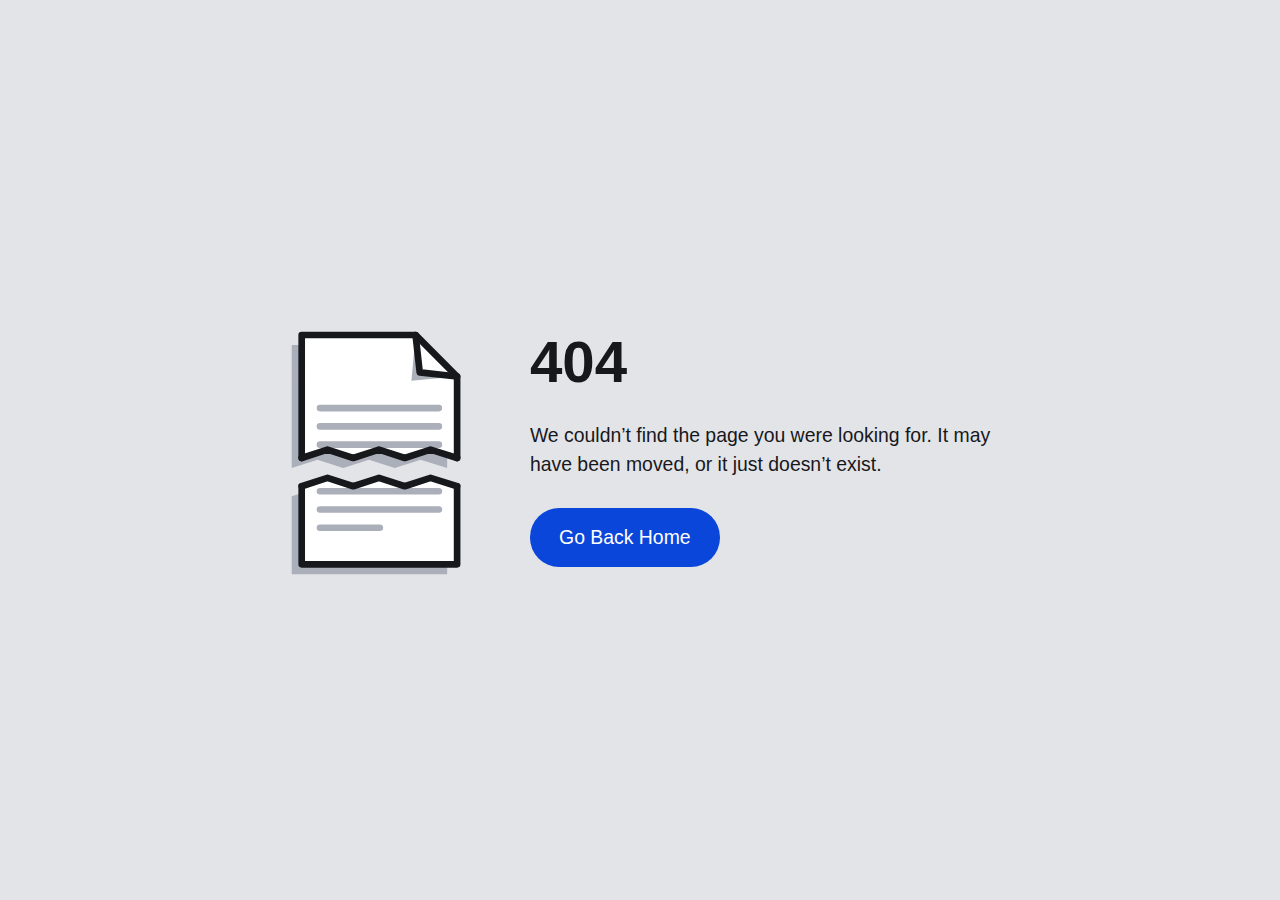
<file: 404 [1]/index.html>
<!DOCTYPE html>
<html lang="en">

<head>
    <meta charset="UTF-8">
    <meta name="viewport" content="width=device-width, initial-scale=1.0">
    <link rel="stylesheet" href="style.css">

    <title>404</title>
</head>

<body>
    <main>
        <div>
            <svg class="paper" viewBox="0 0 300 300" width="300px" height="300px" role="img"
                aria-label="A piece of paper torn in half">
                <g class="paper__outline" fill="none" stroke="hsl(0,10%,10%)" stroke-width="8" stroke-linecap="round"
                    stroke-linejoin="round" transform="translate(61,4)">
                    <g class="paper__top" transform="translate(0,25)">
                        <polygon class="paper__shadow" fill="hsl(0,10%,70%)" stroke="none"
                            points="0 148,0 0,137 0,187 50,187 148,155 138,124 148,93 138,62 148,31 138"
                            transform="translate(-12,12)" />
                        <rect class="paper__tear-fill" fill="hsl(0,0%,100%)" stroke="none" x="0" y="137" width="0"
                            height="23px" />
                        <polygon class="paper__fill" fill="hsl(0,0%,100%)" stroke="none"
                            points="0 148,0 0,137 0,187 50,187 148,155 138,124 148,93 138,62 148,31 138" />
                        <polygon class="paper__shadow" fill="hsl(0,10%,70%)" stroke="none"
                            points="137 0,132 55,187 50,142 45" />
                        <polyline points="137 0,142 45,187 50" />
                        <polyline points="0 148,0 0,137 0,187 50,187 148" />
                        <g class="paper__lines" stroke="hsl(0,10%,70%)">
                            <polyline points="22 88,165 88" />
                            <polyline points="22 110,165 110" />
                            <polyline points="22 132,165 132" />
                        </g>
                        <polyline class="paper__tear" points="0 148,31 138,62 148,93 138,124 148,155 138,187 148"
                            stroke-dasharray="198 198" stroke-dashoffset="-198" />
                    </g>
                    <g class="paper__bottom" transform="translate(0,25)">
                        <polygon class="paper__shadow" fill="hsl(0,10%,70%)" stroke="none"
                            points="0 148,31 138,62 148,93 138,124 148,155 138,187 148,187 242,0 242"
                            transform="translate(-12,12)" />
                        <polygon class="paper__fill" fill="hsl(0,0%,100%)" stroke="none"
                            points="0 148,31 140,62 148,93 138,124 148,155 138,187 148,187 242,0 242" />
                        <polyline points="187 148,187 242,0 242,0 148" />
                        <g class="paper__lines" stroke="hsl(0,10%,70%)">
                            <polyline points="22 154,165 154" />
                            <polyline points="22 176,165 176" />
                            <polyline points="22 198,94 198" />
                        </g>
                        <polyline class="paper__tear" points="0 148,31 138,62 148,93 138,124 148,155 138,187 148"
                            stroke-dasharray="198 198" stroke-dashoffset="-198" />
                    </g>
                </g>
            </svg>
        </div>
        <div>
            <h1>404</h1>
            <p>We couldn’t find the page you were looking for. It may have been moved, or it just doesn’t exist.</p>
            <a class="btn-link" href="#">Go Back Home</a>
        </div>
    </main>
</body>

</html>
</file>
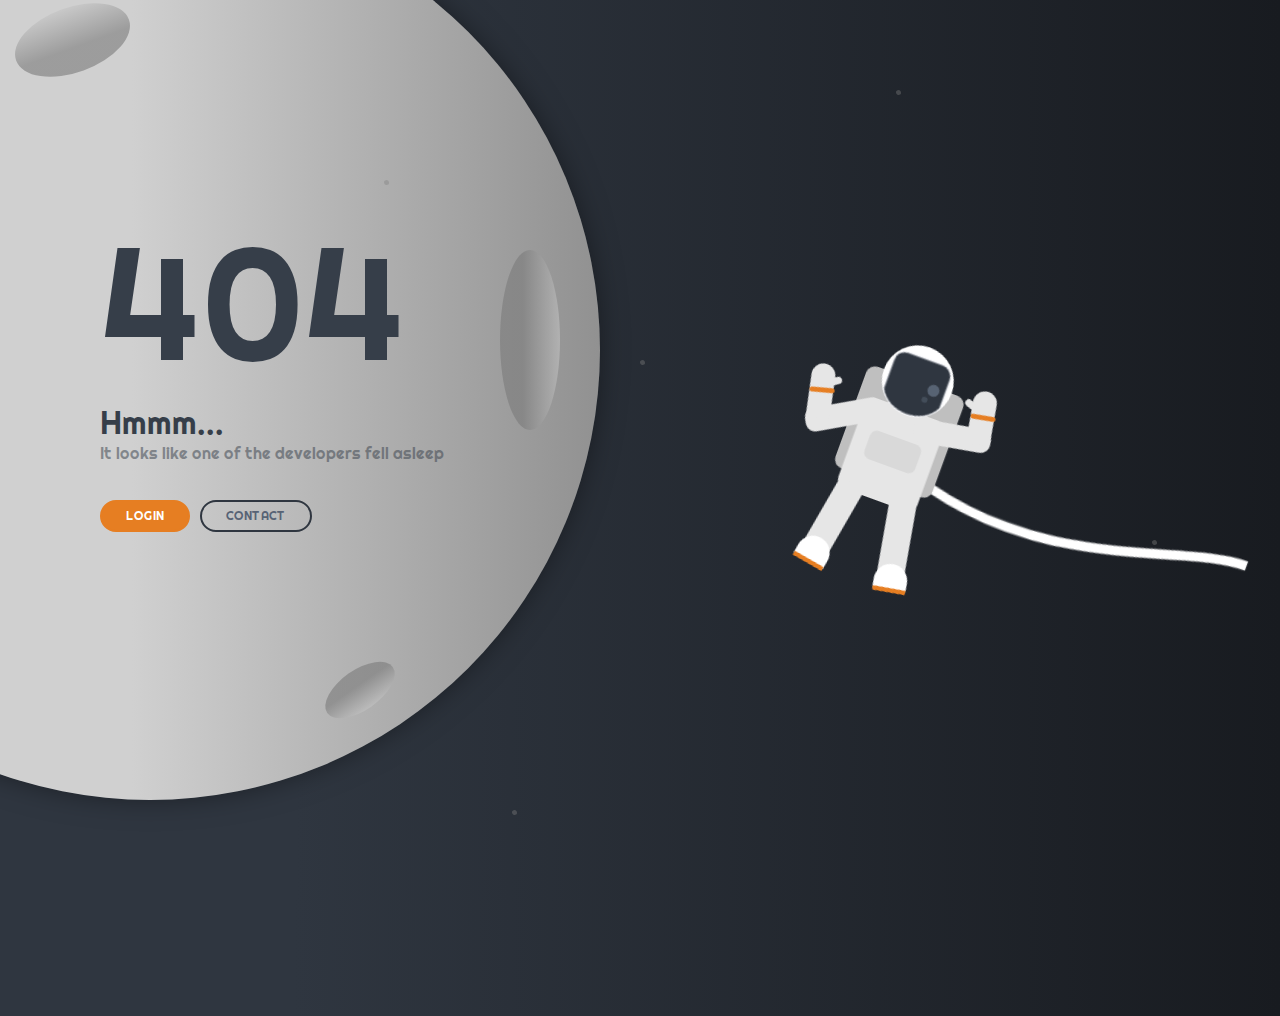
<file: 404 [2]/index.html>
<!DOCTYPE html>
<html lang="en">
<head>
    <meta charset="UTF-8">
    <meta name="viewport" content="width=device-width, initial-scale=1.0">
    <link href="https://fonts.googleapis.com/css?family=Righteous&display=swap" rel="stylesheet">
    <link rel="stylesheet" href="style.css">
    <title>404</title>
</head>
<body>
    <div class="moon"></div>
<div class="moon__crater moon__crater1"></div>
<div class="moon__crater moon__crater2"></div>
<div class="moon__crater moon__crater3"></div>

<div class="star star1"></div>
<div class="star star2"></div>
<div class="star star3"></div>
<div class="star star4"></div>
<div class="star star5"></div>

<div class="error">
  <div class="error__title">404</div>
  <div class="error__subtitle">Hmmm...</div>
  <div class="error__description">It looks like one of the  developers fell asleep</div>
  <button class="error__button error__button--active">LOGIN</button>
  <button class="error__button">CONTACT</button>
</div>

<div class="astronaut">
  <div class="astronaut__backpack"></div>
  <div class="astronaut__body"></div>
  <div class="astronaut__body__chest"></div>
  <div class="astronaut__arm-left1"></div>
  <div class="astronaut__arm-left2"></div>
  <div class="astronaut__arm-right1"></div>
  <div class="astronaut__arm-right2"></div>
  <div class="astronaut__arm-thumb-left"></div>
  <div class="astronaut__arm-thumb-right"></div>
  <div class="astronaut__leg-left"></div>
  <div class="astronaut__leg-right"></div>
  <div class="astronaut__foot-left"></div>
  <div class="astronaut__foot-right"></div>
  <div class="astronaut__wrist-left"></div>
  <div class="astronaut__wrist-right"></div>
  
  <div class="astronaut__cord">
    <canvas id="cord" height="500px" width="500px"></canvas>
  </div>
  
  <div class="astronaut__head">
    <canvas id="visor" width="60px" height="60px"></canvas>
    <div class="astronaut__head-visor-flare1"></div>
    <div class="astronaut__head-visor-flare2"></div>
  </div>
</div>
<script src="script.js"></script>
</body>
</html>
</file>
<file: 404 [1]/style.css>
* {
    border: 0;
    box-sizing: border-box;
    margin: 0;
    padding: 0;
}
:root {
    --hue: 223;
    --bg: hsl(var(--hue), 10%, 90%);
    --fg: hsl(var(--hue), 10%, 10%);
    --primary: hsl(var(--hue), 90%, 45%);
    --primary-down: hsl(var(--hue), 90%, 65%);
    --trans-dur: 0.3s;
    font-size: calc(16px + (24 - 16) * (100vw - 320px) / (2560 - 320));
}
body {
    background-color: var(--bg);
    color: var(--fg);
    display: flex;
    font: 1em/1.5 Nunito, sans-serif;
    height: 100vh;
    transition: background-color var(--trans-dur), color var(--trans-dur);
}
main {
    display: grid;
    grid-gap: 3em 1.5em;
    margin: auto;
    max-width: 40em;
    padding: 3em 0;
    text-align: center;
    width: calc(100% - 3em);
}
h1 {
    font-size: 3em;
    line-height: 1;
    margin: 0 0 1.5rem;
}
p {
    margin: 0 0 1.5em;
}
.btn-link {
    background: var(--primary);
    border-radius: 1.5em;
    display: inline-block;
    outline: transparent;
    padding: 0.75em 1.5em;
    text-align: center;
    text-decoration: none;
    transition: background-color 0.15s linear;
}
.btn-link,
.btn-link:visited {
    color: hsl(0, 0%, 100%);
}
.btn-link:focus-visible,
.btn-link:hover {
    background: var(--primary-down);
}
.btn-link:hover {
    text-decoration: none;
}
.paper {
    display: block;
    margin: auto;
    overflow: visible;
    width: 100%;
    max-width: 224px;
    height: auto;
}
.paper__fill {
    fill: hsl(0, 0%, 100%);
}
.paper__outline,
.paper__lines {
    transition: stroke var(--trans-dur);
}
.paper__outline {
    stroke: hsl(var(--hue), 10%, 10%);
}
.paper__lines {
    stroke: hsl(var(--hue), 10%, 70%);
}
.paper__shadow {
    fill: hsl(var(--hue), 10%, 70%);
    transition: fill var(--trans-dur);
}
.paper__top,
.paper__bottom,
.paper__tear,
.paper__tear-fill {
    animation: paperTop 1.25s cubic-bezier(0.77, 0, 0.18, 1);
}
.paper__top,
.paper__bottom {
    transform-origin: 0 148px;
    transition: transform var(--trans-dur) cubic-bezier(0.77, 0, 0.18, 1);
}
.paper__top {
    transform: translate(0, 8px);
}
.paper__bottom {
    animation-name: paperBottom;
    transform: translate(0, 42px);
}
.paper__tear,
.paper__tear-fill {
    animation-timing-function: cubic-bezier(0.32, 0, 0.67, 0);
}
.paper__tear {
    animation-name: paperTear;
    stroke-dashoffset: 0;
}
.paper__tear-fill {
    animation-name: paperTearFill;
}
.paper__outline:hover .paper__top,
.paper__outline:hover .paper__bottom {
    transform: translate(0, 25px);
}

@media (prefers-color-scheme: dark) {
    :root {
        --bg: hsl(var(--hue), 10%, 25%);
        --fg: hsl(var(--hue), 10%, 90%);
    }
    .paper__shadow:first-child {
        fill: hsl(var(--hue), 10%, 15%);
    }
}

@media (min-width: 768px) {
    main {
        grid-template-columns: 1fr 2fr;
        align-items: center;
        text-align: left;
    }
    .paper {
        max-width: 300px;
    }
}

@keyframes paperTop {
    from,
    40% {
        animation-timing-function: cubic-bezier(0.32, 0, 0.67, 0);
        transform: translate(0, 25px) rotate(0);
        transform-origin: 61px 148px;
    }
    70% {
        animation-timing-function: cubic-bezier(0.33, 1, 0.67, 1.5);
        transform: translate(0, 25px) rotate(-5deg);
        transform-origin: 61px 148px;
    }
    to {
        transform: translate(0, 8px) rotate(0);
        transform-origin: 0 148px;
    }
}
@keyframes paperBottom {
    from,
    40% {
        animation-timing-function: cubic-bezier(0.32, 0, 0.67, 0);
        transform: translate(0, 25px) rotate(0);
        transform-origin: 61px 148px;
    }
    70% {
        animation-timing-function: cubic-bezier(0.33, 1, 0.67, 1.5);
        transform: translate(0, 25px) rotate(5deg);
        transform-origin: 61px 148px;
    }
    to {
        transform: translate(0, 42px) rotate(0);
        transform-origin: 0 148px;
    }
}
@keyframes paperTear {
    from,
    40% {
        stroke-dashoffset: -198;
    }
    70%,
    to {
        stroke-dashoffset: 0;
    }
}
@keyframes paperTearFill {
    from,
    40% {
        width: 187px;
    }
    70%,
    to {
        width: 0;
    }
}
</file>
<file: 404 [2]/style.css>
html,
body {
  height: 100%;
  width: 100%;
  margin: 0px;
  background: linear-gradient(90deg, #2f3640 23%, #181b20 100%);
  overflow: hidden;
}

.moon {
  background: linear-gradient(90deg, #d0d0d0 48%, #919191 100%);
  position: absolute;
  top: -100px;
  left: -300px;
  width: 900px;
  height: 900px;
  content: "";
  border-radius: 100%;
  box-shadow: 0px 0px 30px -4px rgba(0, 0, 0, 0.5);
}

.moon__crater {
  position: absolute;
  content: "";
  border-radius: 100%;
  background: linear-gradient(90deg, #7a7a7a 38%, #c3c3c3 100%);
  opacity: 0.6;
}

.moon__crater1 {
  top: 250px;
  left: 500px;
  width: 60px;
  height: 180px;
}

.moon__crater2 {
  top: 650px;
  left: 340px;
  width: 40px;
  height: 80px;
  transform: rotate(55deg);
}

.moon__crater3 {
  top: -20px;
  left: 40px;
  width: 65px;
  height: 120px;
  transform: rotate(250deg);
}

.star {
  background: grey;
  position: absolute;
  width: 5px;
  height: 5px;
  content: "";
  border-radius: 100%;
  transform: rotate(250deg);
  opacity: 0.4;
  animation-name: shimmer;
  animation-duration: 1.5s;
  animation-iteration-count: infinite;
  animation-direction: alternate;
}

@keyframes shimmer {
  from {
    opacity: 0;
  }
  to {
    opacity: 0.7;
  }
}
.star1 {
  top: 40%;
  left: 50%;
  animation-delay: 1s;
}

.star2 {
  top: 60%;
  left: 90%;
  animation-delay: 3s;
}

.star3 {
  top: 10%;
  left: 70%;
  animation-delay: 2s;
}

.star4 {
  top: 90%;
  left: 40%;
}

.star5 {
  top: 20%;
  left: 30%;
  animation-delay: 0.5s;
}

.error {
  position: absolute;
  left: 100px;
  top: 400px;
  transform: translateY(-60%);
  font-family: "Righteous", cursive;
  color: #363e49;
}

.error__title {
  font-size: 10em;
}

.error__subtitle {
  font-size: 2em;
}

.error__description {
  opacity: 0.5;
}

.error__button {
  min-width: 7em;
  margin-top: 3em;
  margin-right: 0.5em;
  padding: 0.5em 2em;
  outline: none;
  border: 2px solid #2f3640;
  background-color: transparent;
  border-radius: 8em;
  color: #576375;
  cursor: pointer;
  transition-duration: 0.2s;
  font-size: 0.75em;
  font-family: "Righteous", cursive;
}

.error__button:hover {
  color: #21252c;
}

.error__button--active {
  background-color: #e67e22;
  border: 2px solid #e67e22;
  color: white;
}

.error__button--active:hover {
  box-shadow: 0px 0px 8px 0px rgba(0, 0, 0, 0.5);
  color: white;
}

.astronaut {
  position: absolute;
  width: 185px;
  height: 300px;
  left: 70%;
  top: 50%;
  transform: translate(-50%, -50%) rotate(20deg) scale(1.2);
}

.astronaut__head {
  background-color: white;
  position: absolute;
  top: 60px;
  left: 60px;
  width: 60px;
  height: 60px;
  content: "";
  border-radius: 2em;
}

.astronaut__head-visor-flare1 {
  background-color: #7f8fa6;
  position: absolute;
  top: 28px;
  left: 40px;
  width: 10px;
  height: 10px;
  content: "";
  border-radius: 2em;
  opacity: 0.5;
}

.astronaut__head-visor-flare2 {
  background-color: #718093;
  position: absolute;
  top: 40px;
  left: 38px;
  width: 5px;
  height: 5px;
  content: "";
  border-radius: 2em;
  opacity: 0.3;
}

.astronaut__backpack {
  background-color: #bfbfbf;
  position: absolute;
  top: 90px;
  left: 47px;
  width: 86px;
  height: 90px;
  content: "";
  border-radius: 8px;
}

.astronaut__body {
  background-color: #e6e6e6;
  position: absolute;
  top: 115px;
  left: 55px;
  width: 70px;
  height: 80px;
  content: "";
  border-radius: 8px;
}

.astronaut__body__chest {
  background-color: #d9d9d9;
  position: absolute;
  top: 140px;
  left: 68px;
  width: 45px;
  height: 25px;
  content: "";
  border-radius: 6px;
}

.astronaut__arm-left1 {
  background-color: #e6e6e6;
  position: absolute;
  top: 127px;
  left: 9px;
  width: 65px;
  height: 20px;
  content: "";
  border-radius: 8px;
  transform: rotate(-30deg);
}

.astronaut__arm-left2 {
  background-color: #e6e6e6;
  position: absolute;
  top: 102px;
  left: 7px;
  width: 20px;
  height: 45px;
  content: "";
  border-radius: 8px;
  transform: rotate(-12deg);
  border-top-left-radius: 8em;
  border-top-right-radius: 8em;
}

.astronaut__arm-right1 {
  background-color: #e6e6e6;
  position: absolute;
  top: 113px;
  left: 100px;
  width: 65px;
  height: 20px;
  content: "";
  border-radius: 8px;
  transform: rotate(-10deg);
}

.astronaut__arm-right2 {
  background-color: #e6e6e6;
  position: absolute;
  top: 78px;
  left: 141px;
  width: 20px;
  height: 45px;
  content: "";
  border-radius: 8px;
  transform: rotate(-10deg);
  border-top-left-radius: 8em;
  border-top-right-radius: 8em;
}

.astronaut__arm-thumb-left {
  background-color: #e6e6e6;
  position: absolute;
  top: 110px;
  left: 21px;
  width: 10px;
  height: 6px;
  content: "";
  border-radius: 8em;
  transform: rotate(-35deg);
}

.astronaut__arm-thumb-right {
  background-color: #e6e6e6;
  position: absolute;
  top: 90px;
  left: 133px;
  width: 10px;
  height: 6px;
  content: "";
  border-radius: 8em;
  transform: rotate(20deg);
}

.astronaut__wrist-left {
  background-color: #e67e22;
  position: absolute;
  top: 122px;
  left: 6.5px;
  width: 21px;
  height: 4px;
  content: "";
  border-radius: 8em;
  transform: rotate(-15deg);
}

.astronaut__wrist-right {
  background-color: #e67e22;
  position: absolute;
  top: 98px;
  left: 141px;
  width: 21px;
  height: 4px;
  content: "";
  border-radius: 8em;
  transform: rotate(-10deg);
}

.astronaut__leg-left {
  background-color: #e6e6e6;
  position: absolute;
  top: 188px;
  left: 50px;
  width: 23px;
  height: 75px;
  content: "";
  transform: rotate(10deg);
}

.astronaut__leg-right {
  background-color: #e6e6e6;
  position: absolute;
  top: 188px;
  left: 108px;
  width: 23px;
  height: 75px;
  content: "";
  transform: rotate(-10deg);
}

.astronaut__foot-left {
  background-color: white;
  position: absolute;
  top: 240px;
  left: 43px;
  width: 28px;
  height: 20px;
  content: "";
  transform: rotate(10deg);
  border-radius: 3px;
  border-top-left-radius: 8em;
  border-top-right-radius: 8em;
  border-bottom: 4px solid #e67e22;
}

.astronaut__foot-right {
  background-color: white;
  position: absolute;
  top: 240px;
  left: 111px;
  width: 28px;
  height: 20px;
  content: "";
  transform: rotate(-10deg);
  border-radius: 3px;
  border-top-left-radius: 8em;
  border-top-right-radius: 8em;
  border-bottom: 4px solid #e67e22;
}
</file>
